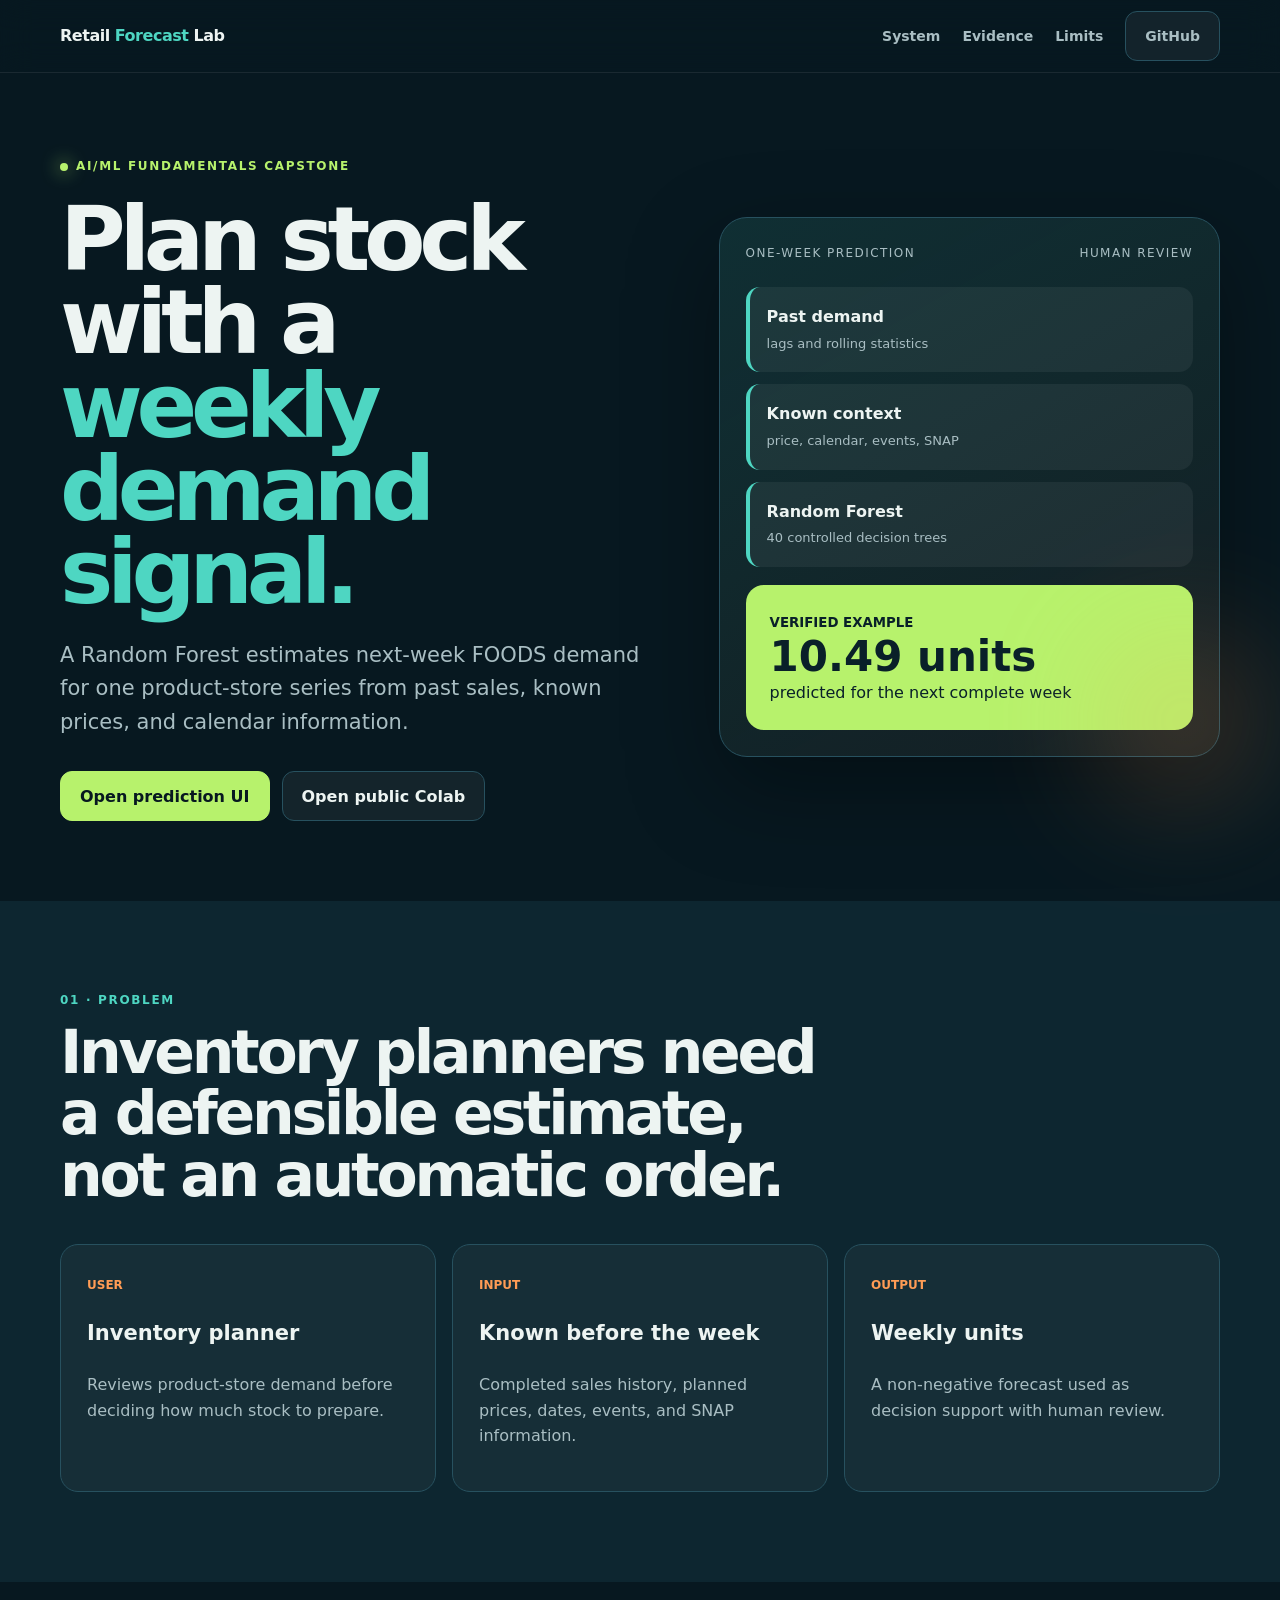
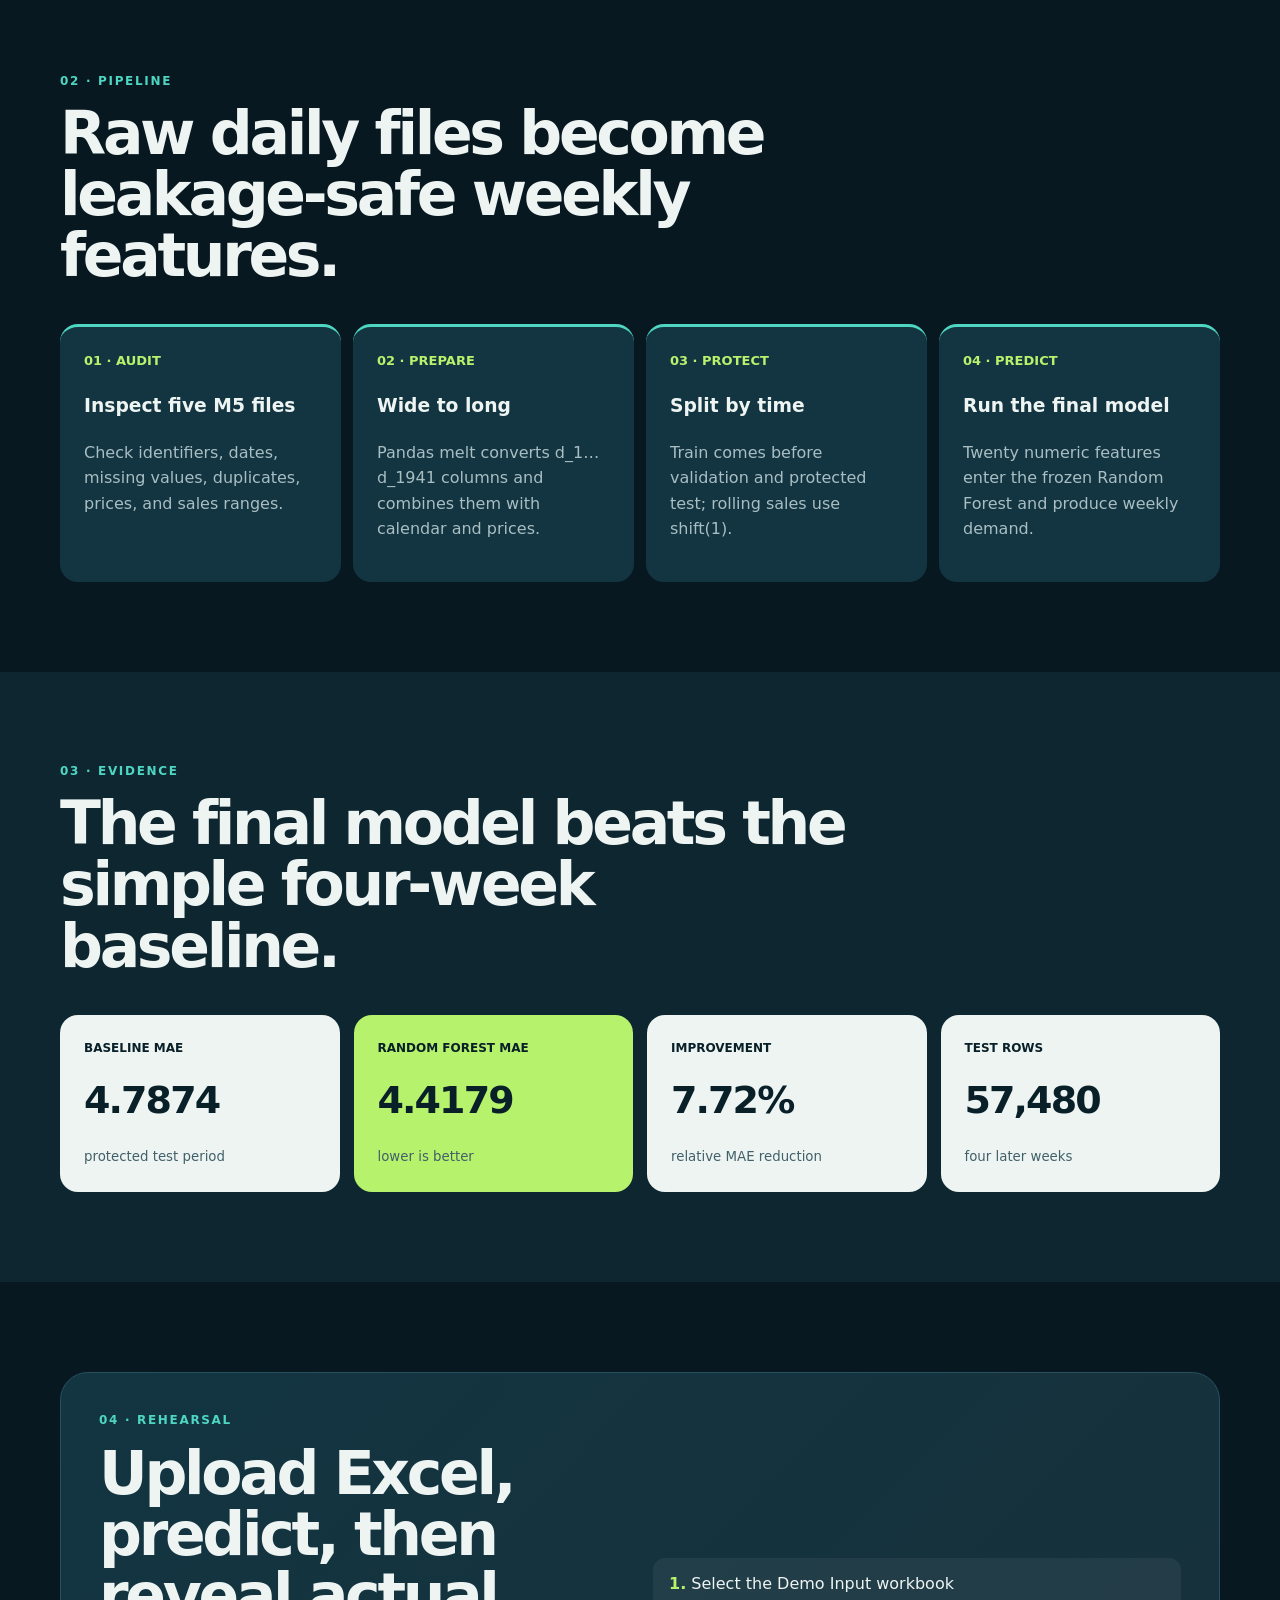
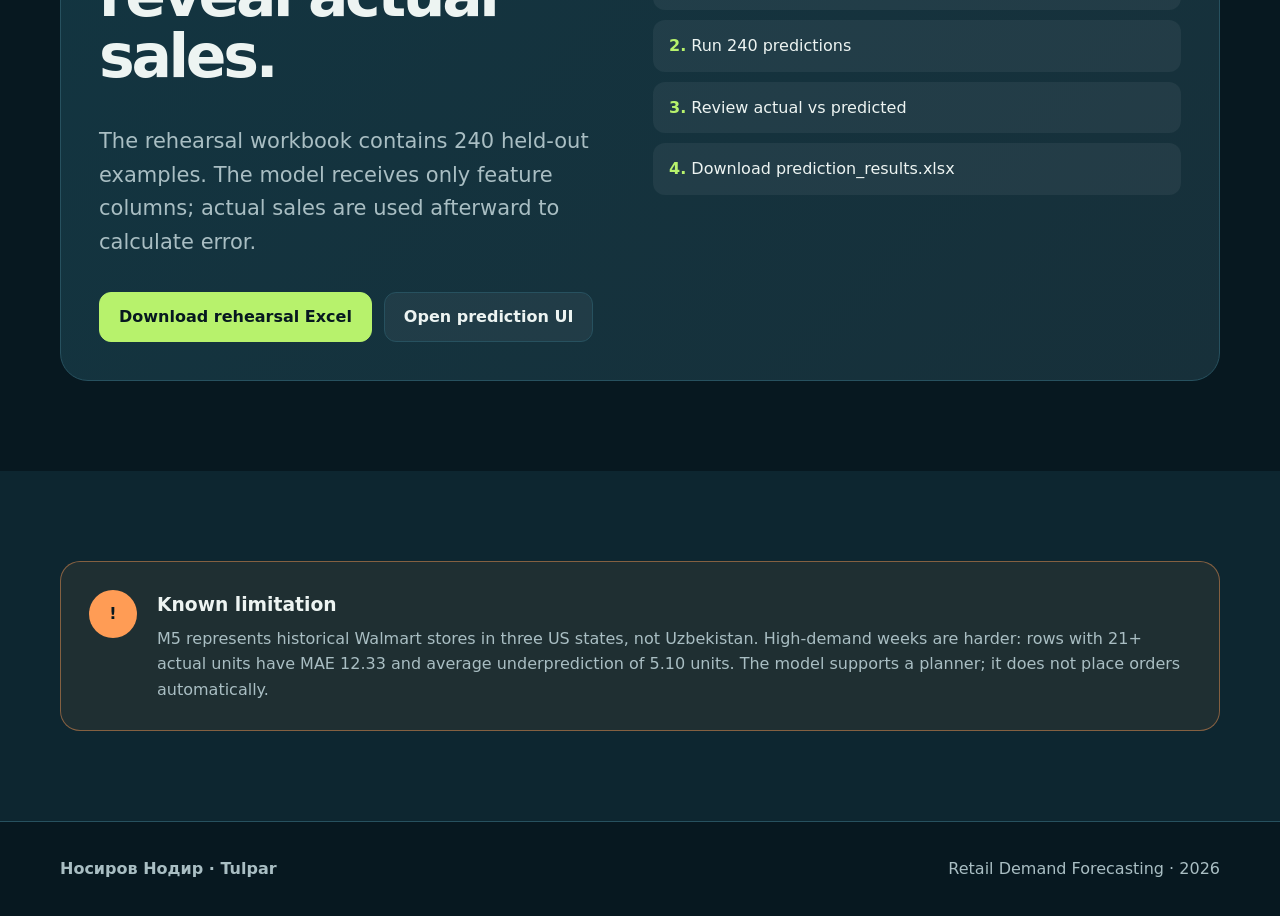
<file: rehearsal/showcase/index.html>
<!doctype html>
<html lang="en">
<head>
  <meta charset="utf-8">
  <meta name="viewport" content="width=device-width, initial-scale=1">
  <meta name="description" content="Verified showcase for the Retail Demand Forecasting AI/ML capstone.">
  <link rel="icon" href="data:,">
  <title>Retail Demand Forecasting — Project Showcase</title>
  <style>
    :root{--night:#071820;--deep:#0d2630;--panel:#123541;--line:#27515f;--paper:#edf4f2;--muted:#a9bec3;--lime:#b7f26c;--aqua:#4ed6c2;--orange:#ff9c55;--red:#ff746c;--max:1160px}
    *{box-sizing:border-box}html{scroll-behavior:smooth}body{margin:0;color:var(--paper);font-family:Inter,ui-sans-serif,system-ui,-apple-system,"Segoe UI",sans-serif;background:var(--night);line-height:1.6}a{color:inherit}.wrap{width:min(var(--max),calc(100% - 40px));margin:auto}.nav{position:sticky;top:0;z-index:20;background:rgba(7,24,32,.88);backdrop-filter:blur(16px);border-bottom:1px solid rgba(255,255,255,.08)}.nav-inner{height:72px;display:flex;align-items:center;justify-content:space-between;gap:20px}.brand{text-decoration:none;font-weight:900;letter-spacing:-.03em}.brand span{color:var(--aqua)}.nav-links{display:flex;gap:22px;align-items:center}.nav-links a{text-decoration:none;color:var(--muted);font-size:14px;font-weight:700}.nav-links a:hover{color:white}.button{display:inline-flex;align-items:center;justify-content:center;min-height:50px;padding:0 19px;border-radius:12px;text-decoration:none;font-weight:850;border:1px solid var(--line);transition:.2s}.button:hover{transform:translateY(-2px)}.button.primary{color:#071820;background:var(--lime);border-color:var(--lime)}.button.secondary{background:rgba(255,255,255,.05)}.hero{min-height:calc(100vh - 72px);display:grid;grid-template-columns:1.08fr .92fr;gap:70px;align-items:center;padding:70px 0}.eyebrow{display:inline-flex;gap:8px;align-items:center;color:var(--lime);font-size:12px;font-weight:900;letter-spacing:.14em;text-transform:uppercase}.eyebrow::before{content:"";width:8px;height:8px;border-radius:50%;background:var(--lime);box-shadow:0 0 18px var(--lime)}h1{max-width:760px;margin:20px 0 24px;font-size:clamp(50px,7vw,92px);line-height:.93;letter-spacing:-.07em}.accent{color:var(--aqua)}.lead{max-width:650px;color:var(--muted);font-size:clamp(17px,2vw,21px)}.actions{display:flex;flex-wrap:wrap;gap:12px;margin-top:32px}.hero-panel{position:relative;padding:26px;border:1px solid var(--line);border-radius:28px;background:linear-gradient(150deg,rgba(78,214,194,.12),rgba(255,156,85,.05));box-shadow:0 32px 90px rgba(0,0,0,.35)}.hero-panel::after{content:"";position:absolute;inset:auto -30px -30px auto;width:130px;height:130px;border-radius:50%;background:var(--orange);filter:blur(70px);opacity:.35}.panel-title{display:flex;justify-content:space-between;color:var(--muted);font-size:12px;text-transform:uppercase;letter-spacing:.12em}.flow{display:grid;gap:12px;margin-top:24px}.flow article{padding:17px;border-radius:14px;background:rgba(255,255,255,.055);border-left:4px solid var(--aqua)}.flow strong{display:block}.flow span{color:var(--muted);font-size:13px}.result{margin-top:18px;padding:24px;border-radius:18px;color:#092029;background:var(--lime)}.result small{font-weight:800;text-transform:uppercase}.result strong{display:block;font-size:42px;line-height:1.1}.section{padding:90px 0}.section.alt{background:var(--deep)}.kicker{color:var(--aqua);font-size:12px;font-weight:900;letter-spacing:.14em;text-transform:uppercase}h2{max-width:800px;margin:12px 0 38px;font-size:clamp(34px,5vw,60px);line-height:1.02;letter-spacing:-.055em}.grid{display:grid;grid-template-columns:repeat(3,1fr);gap:16px}.card{padding:26px;border:1px solid var(--line);border-radius:18px;background:rgba(255,255,255,.035)}.card .number{color:var(--orange);font-size:12px;font-weight:900}.card h3{font-size:21px}.card p{color:var(--muted)}.pipeline{display:grid;grid-template-columns:repeat(4,1fr);gap:12px}.step{min-height:210px;padding:24px;border-radius:18px;background:var(--panel);border-top:3px solid var(--aqua)}.step b{display:block;color:var(--lime);font-size:13px}.step p{color:var(--muted)}.metrics{display:grid;grid-template-columns:repeat(4,1fr);gap:14px}.metric{padding:24px;border-radius:18px;color:#092029;background:var(--paper)}.metric.highlight{background:var(--lime)}.metric span{display:block;font-size:12px;font-weight:850;text-transform:uppercase}.metric strong{display:block;margin:12px 0;font-size:38px;letter-spacing:-.05em}.metric small{color:#42606a}.demo{display:grid;grid-template-columns:1fr 1fr;gap:26px;align-items:center;padding:38px;border:1px solid var(--line);border-radius:28px;background:linear-gradient(135deg,var(--panel),#17303a)}.demo-list{display:grid;gap:10px}.demo-list div{padding:13px 16px;border-radius:12px;background:rgba(255,255,255,.055)}.demo-list b{color:var(--lime)}.warning{display:grid;grid-template-columns:auto 1fr;gap:20px;padding:28px;border:1px solid rgba(255,156,85,.45);border-radius:20px;background:rgba(255,156,85,.08)}.warning-mark{display:grid;place-items:center;width:48px;height:48px;border-radius:50%;color:#071820;background:var(--orange);font-weight:900}.warning h3{margin:0}.warning p{margin:6px 0 0;color:var(--muted)}footer{padding:34px 0;border-top:1px solid var(--line);color:var(--muted)}.foot{display:flex;justify-content:space-between;gap:20px}.reveal{opacity:0;transform:translateY(18px);transition:.55s}.reveal.visible{opacity:1;transform:none}@media(max-width:900px){.hero,.demo{grid-template-columns:1fr}.grid,.pipeline,.metrics{grid-template-columns:1fr 1fr}.nav-links a:not(.button){display:none}}@media(max-width:560px){.wrap{width:min(var(--max),calc(100% - 24px))}.grid,.pipeline,.metrics{grid-template-columns:1fr}.hero{padding:45px 0}.section{padding:65px 0}.demo{padding:24px}.foot{display:block}.nav-inner{height:64px}.brand{font-size:14px}}
  </style>
</head>
<body>
  <header class="nav"><div class="wrap nav-inner"><a class="brand" href="#top">Retail <span>Forecast</span> Lab</a><nav class="nav-links"><a href="#system">System</a><a href="#evidence">Evidence</a><a href="#limits">Limits</a><a class="button secondary" href="https://github.com/intelNod/retail-demand-forecasting" target="_blank" rel="noreferrer">GitHub</a></nav></div></header>
  <main id="top">
    <section class="wrap hero">
      <div class="reveal"><div class="eyebrow">AI/ML Fundamentals Capstone</div><h1>Plan stock with a <span class="accent">weekly demand signal.</span></h1><p class="lead">A Random Forest estimates next-week FOODS demand for one product-store series from past sales, known prices, and calendar information.</p><div class="actions"><a class="button primary" href="/">Open prediction UI</a><a class="button secondary" href="https://colab.research.google.com/github/intelNod/retail-demand-forecasting/blob/main/demo.ipynb" target="_blank" rel="noreferrer">Open public Colab</a></div></div>
      <aside class="hero-panel reveal"><div class="panel-title"><span>One-week prediction</span><span>Human review</span></div><div class="flow"><article><strong>Past demand</strong><span>lags and rolling statistics</span></article><article><strong>Known context</strong><span>price, calendar, events, SNAP</span></article><article><strong>Random Forest</strong><span>40 controlled decision trees</span></article></div><div class="result"><small>Verified example</small><strong>10.49 units</strong><span>predicted for the next complete week</span></div></aside>
    </section>
    <section class="section alt" id="system"><div class="wrap"><div class="kicker">01 · Problem</div><h2>Inventory planners need a defensible estimate, not an automatic order.</h2><div class="grid"><article class="card reveal"><span class="number">USER</span><h3>Inventory planner</h3><p>Reviews product-store demand before deciding how much stock to prepare.</p></article><article class="card reveal"><span class="number">INPUT</span><h3>Known before the week</h3><p>Completed sales history, planned prices, dates, events, and SNAP information.</p></article><article class="card reveal"><span class="number">OUTPUT</span><h3>Weekly units</h3><p>A non-negative forecast used as decision support with human review.</p></article></div></div></section>
    <section class="section"><div class="wrap"><div class="kicker">02 · Pipeline</div><h2>Raw daily files become leakage-safe weekly features.</h2><div class="pipeline"><article class="step reveal"><b>01 · AUDIT</b><h3>Inspect five M5 files</h3><p>Check identifiers, dates, missing values, duplicates, prices, and sales ranges.</p></article><article class="step reveal"><b>02 · PREPARE</b><h3>Wide to long</h3><p>Pandas melt converts d_1…d_1941 columns and combines them with calendar and prices.</p></article><article class="step reveal"><b>03 · PROTECT</b><h3>Split by time</h3><p>Train comes before validation and protected test; rolling sales use shift(1).</p></article><article class="step reveal"><b>04 · PREDICT</b><h3>Run the final model</h3><p>Twenty numeric features enter the frozen Random Forest and produce weekly demand.</p></article></div></div></section>
    <section class="section alt" id="evidence"><div class="wrap"><div class="kicker">03 · Evidence</div><h2>The final model beats the simple four-week baseline.</h2><div class="metrics"><article class="metric"><span>Baseline MAE</span><strong>4.7874</strong><small>protected test period</small></article><article class="metric highlight"><span>Random Forest MAE</span><strong>4.4179</strong><small>lower is better</small></article><article class="metric"><span>Improvement</span><strong>7.72%</strong><small>relative MAE reduction</small></article><article class="metric"><span>Test rows</span><strong>57,480</strong><small>four later weeks</small></article></div></div></section>
    <section class="section"><div class="wrap"><div class="demo reveal"><div><div class="kicker">04 · Rehearsal</div><h2>Upload Excel, predict, then reveal actual sales.</h2><p class="lead">The rehearsal workbook contains 240 held-out examples. The model receives only feature columns; actual sales are used afterward to calculate error.</p><div class="actions"><a class="button primary" href="/rehearsal/demo-sales-features.xlsx">Download rehearsal Excel</a><a class="button secondary" href="/">Open prediction UI</a></div></div><div class="demo-list"><div><b>1.</b> Select the Demo Input workbook</div><div><b>2.</b> Run 240 predictions</div><div><b>3.</b> Review actual vs predicted</div><div><b>4.</b> Download prediction_results.xlsx</div></div></div></div></section>
    <section class="section alt" id="limits"><div class="wrap"><div class="warning reveal"><div class="warning-mark">!</div><div><h3>Known limitation</h3><p>M5 represents historical Walmart stores in three US states, not Uzbekistan. High-demand weeks are harder: rows with 21+ actual units have MAE 12.33 and average underprediction of 5.10 units. The model supports a planner; it does not place orders automatically.</p></div></div></div></section>
  </main>
  <footer><div class="wrap foot"><strong>Носиров Нодир · Tulpar</strong><span>Retail Demand Forecasting · 2026</span></div></footer>
  <script>const observer=new IntersectionObserver(entries=>entries.forEach(entry=>{if(entry.isIntersecting)entry.target.classList.add('visible')}),{threshold:.12});document.querySelectorAll('.reveal').forEach(element=>observer.observe(element));</script>
</body>
</html>
</file>
